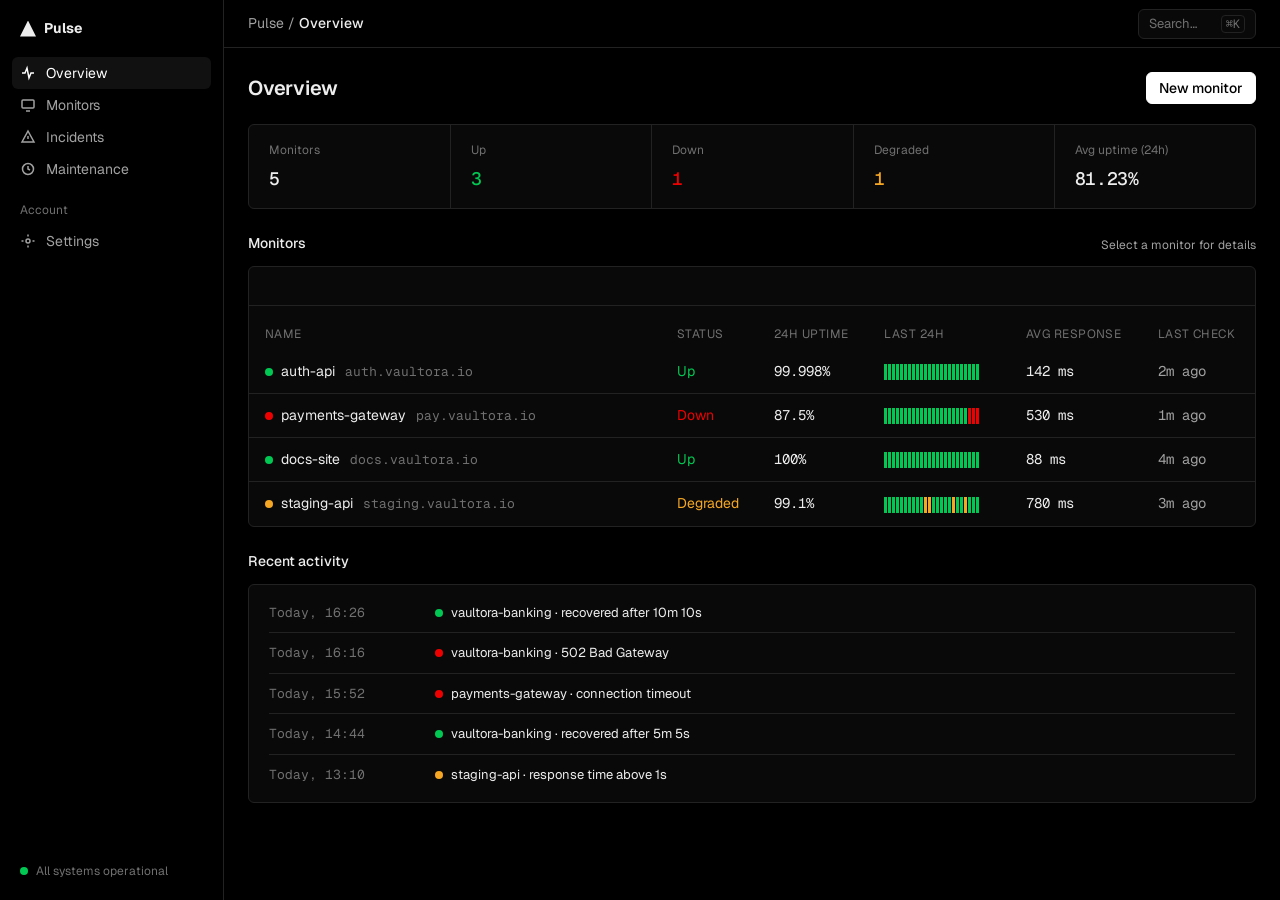
<file: design-reference/pulse-reference.html>
<!DOCTYPE html>
<html lang="en">
<head>
<meta charset="utf-8">
<meta name="viewport" content="width=device-width, initial-scale=1, viewport-fit=cover">
<title>Pulse – Uptime Monitor</title>
<link rel="stylesheet" href="https://fonts.googleapis.com/css2?family=Geist:wght@400;500;600&family=Geist+Mono:wght@400;500&display=swap">
<style>
:root{color-scheme:dark;--bg:#000;--sf:#090909;--hv:#111;--bd:#222;--bd2:#333;--tx:#ededed;--t2:#a1a1a1;--t3:#707070;--g:#00c853;--r:#ee0000;--y:#f5a623;box-sizing:border-box;padding-top:env(safe-area-inset-top,0px);padding-bottom:env(safe-area-inset-bottom,0px)}
html{scroll-padding-top:env(safe-area-inset-top,0px)}
*{box-sizing:border-box;margin:0}
body{background:var(--bg);color:var(--tx);font:14px/1.5 Geist,Inter,system-ui,sans-serif;display:flex;min-height:100vh}
.mono{font-family:"Geist Mono",ui-monospace,Menlo,monospace}
button,input,select{font:inherit;color:inherit}
aside{width:224px;border-right:1px solid var(--bd);padding:12px;display:flex;flex-direction:column;gap:2px;position:sticky;top:0;height:100vh;flex:none}
.logo{display:flex;align-items:center;gap:8px;padding:6px 8px 16px;font-weight:600}
.logo i{width:16px;height:16px;background:var(--tx);clip-path:polygon(50% 0,100% 100%,0 100%)}
.lbl{font-size:12px;color:var(--t3);padding:16px 8px 6px}
nav a{display:flex;align-items:center;gap:10px;height:32px;padding:0 8px;border-radius:6px;color:var(--t2);text-decoration:none;transition:background .13s,color .13s}
nav a:hover{background:var(--hv);color:var(--tx)}
nav a.on{background:var(--hv);color:#fff}
nav svg{width:16px;height:16px;stroke:currentColor;fill:none;stroke-width:1.5;flex:none}
.pro{margin-left:auto;font-size:11px;color:var(--t3);border:1px solid var(--bd);border-radius:4px;padding:0 5px}
.side-foot{margin-top:auto;padding:8px;color:var(--t3);font-size:12px;display:flex;align-items:center;gap:8px}
main{flex:1;min-width:0}
.top{height:48px;border-bottom:1px solid var(--bd);display:flex;align-items:center;justify-content:space-between;padding:0 24px;position:sticky;top:0;background:var(--bg);z-index:5}
.crumb{color:var(--t2)}.crumb b{color:var(--tx);font-weight:500}
.search{display:flex;align-items:center;gap:24px;height:30px;border:1px solid var(--bd);border-radius:6px;padding:0 10px;color:var(--t3);font-size:13px;background:var(--sf)}
.search kbd{font:12px "Geist Mono",monospace;border:1px solid var(--bd);border-radius:4px;padding:0 4px}
.page{padding:24px;max-width:1200px;display:none}.page.on{display:block}
h1{font-size:20px;font-weight:600;letter-spacing:-.01em}
.head{display:flex;justify-content:space-between;align-items:center;margin-bottom:20px;gap:12px;flex-wrap:wrap}
.btn{height:32px;padding:0 12px;border-radius:6px;border:1px solid var(--bd);background:var(--sf);cursor:pointer;transition:border-color .13s,background .13s;display:inline-flex;align-items:center;gap:6px}
.btn:hover{border-color:var(--bd2);background:var(--hv)}
.btn.p{background:#fff;color:#000;border-color:#fff;font-weight:500}.btn.p:hover{background:#ddd}
.box{border:1px solid var(--bd);border-radius:6px;background:var(--sf)}
.row3{display:grid;grid-template-columns:repeat(3,1fr)}
.row3>div,.met>div{padding:16px 20px}
.row3>div+div,.met>div+div{border-left:1px solid var(--bd)}
.k{font-size:12px;color:var(--t3);margin-bottom:6px}
.v{font-size:22px;font-weight:500;letter-spacing:-.02em}
.sub{font-size:12px;color:var(--t2);margin-top:2px}
.dot{display:inline-block;width:8px;height:8px;border-radius:50%;margin-right:8px}
.g{color:var(--g)}.r{color:var(--r)}.y{color:var(--y)}
.bgg{background:var(--g)}.bgr{background:var(--r)}.bgy{background:var(--y)}
.strip{display:flex;gap:2px;height:28px;margin-top:10px}
.strip i{flex:1;border-radius:1px;min-width:2px;transition:opacity .13s}.strip i:hover{opacity:.6}
.met{display:grid;grid-template-columns:repeat(5,1fr);margin-top:12px}
.met .v{font-size:18px}
.chart{margin-top:12px;padding:16px 20px}
.seg{display:inline-flex;border:1px solid var(--bd);border-radius:6px;overflow:hidden}
.seg button{background:none;border:0;padding:3px 10px;color:var(--t2);cursor:pointer;font-size:13px;transition:background .13s}
.seg button:hover{background:var(--hv)}.seg button.on{background:var(--hv);color:#fff}
.stats{display:flex;gap:40px;margin-top:14px;padding-top:14px;border-top:1px solid var(--bd)}
.stats .v{font-size:16px}
svg.ch{width:100%;height:220px;display:block}
.tip{position:absolute;pointer-events:none;background:var(--sf);border:1px solid var(--bd2);border-radius:6px;padding:6px 10px;font-size:12px;display:none;white-space:nowrap;z-index:4}
.tool{display:flex;gap:8px;margin-bottom:12px;flex-wrap:wrap}
.in{height:32px;background:var(--bg);border:1px solid var(--bd);border-radius:6px;padding:0 10px;outline:0;transition:border-color .13s,box-shadow .13s;min-width:0}
.in:focus{border-color:var(--tx);box-shadow:0 0 0 1px var(--tx)}
.tw{overflow-x:auto}
table{width:100%;border-collapse:collapse;min-width:760px}
th{font-size:12px;font-weight:400;color:var(--t3);text-align:left;padding:10px 16px;border-bottom:1px solid var(--bd);text-transform:uppercase;letter-spacing:.04em;position:sticky;top:48px;background:var(--sf)}
td{padding:0 16px;height:44px;border-bottom:1px solid var(--bd);white-space:nowrap}
tr:last-child td{border-bottom:0}
tbody tr{transition:background .13s}tbody tr:hover{background:#0f0f0f}
.badge{font:11px "Geist Mono",monospace;padding:1px 6px;border-radius:4px;background:rgba(238,0,0,.12);color:var(--r);margin-right:8px}
.tag{font:11px "Geist Mono",monospace;border:1px solid var(--bd);border-radius:4px;padding:1px 6px;color:var(--t2)}
.mini{display:inline-flex;gap:1px;height:16px;vertical-align:middle;margin-right:10px}.mini i{width:3px}
.empty{text-align:center;padding:64px 24px}
.empty svg{width:28px;height:28px;stroke:var(--t3);fill:none;stroke-width:1.5;margin-bottom:12px}
.empty p{color:var(--t2);max-width:360px;margin:6px auto 16px}
.tl{padding:8px 20px}.tl div{display:flex;gap:16px;padding:10px 0;border-bottom:1px solid var(--bd);font-size:13px}.tl div:last-child{border:0}
.tl time{color:var(--t3);width:150px;flex:none}
.ov{position:fixed;inset:0;background:rgba(0,0,0,.7);display:none;align-items:center;justify-content:center;z-index:20;padding:16px}.ov.on{display:flex}
.modal{width:420px;max-width:100%;background:var(--sf);border:1px solid var(--bd);border-radius:8px;padding:20px}
.modal h2{font-size:16px;font-weight:600;margin-bottom:16px}
.modal label{display:block;font-size:13px;color:var(--t2);margin:12px 0 6px}
.modal .in{width:100%}
.act{display:flex;justify-content:flex-end;gap:8px;margin-top:20px}
.toast{position:fixed;right:16px;bottom:16px;background:var(--sf);border:1px solid var(--bd2);border-radius:6px;padding:10px 14px;font-size:13px;opacity:0;transition:opacity .15s;pointer-events:none;z-index:30}.toast.on{opacity:1}
.clk{cursor:pointer}#overview.det .fl{display:none}#overview:not(.det) .dt{display:none}
@media(max-width:820px){aside{width:52px;padding:12px 6px}aside span,.lbl,.pro,.side-foot,.logo b{display:none}nav a{justify-content:center}.row3,.met{grid-template-columns:1fr 1fr}.row3>div+div,.met>div+div{border-left:0}.search{display:none}.page{padding:16px}}
</style>
</head>
<body>
<aside>
  <div class="logo"><i></i><b>Pulse</b></div>
  <nav>
    <a href="#overview" data-p="overview"><svg viewBox="0 0 16 16"><path d="M2 8h3l2-5 2 10 2-5h3"/></svg><span>Overview</span></a>
    <a href="#monitors" data-p="monitors"><svg viewBox="0 0 16 16"><rect x="2" y="3" width="12" height="8" rx="1"/><path d="M6 14h4"/></svg><span>Monitors</span></a>
    <a href="#incidents" data-p="incidents"><svg viewBox="0 0 16 16"><path d="M8 2l6 11H2z"/><path d="M8 7v3"/></svg><span>Incidents</span></a>
    <a href="#maintenance" data-p="maintenance"><svg viewBox="0 0 16 16"><circle cx="8" cy="8" r="5.5"/><path d="M8 5v3l2 1"/></svg><span>Maintenance</span></a>
    <div class="lbl">Account</div>
    <a href="#settings" data-p="settings"><svg viewBox="0 0 16 16"><circle cx="8" cy="8" r="2"/><path d="M8 1.5v2M8 12.5v2M1.5 8h2M12.5 8h2"/></svg><span>Settings</span></a>
  </nav>
  <div class="side-foot"><span class="dot bgg" style="margin:0"></span><span>All systems operational</span></div>
</aside>
<main>
  <div class="top"><div class="crumb">Pulse / <b id="crumb">Overview</b></div><div class="search">Search…<kbd>⌘K</kbd></div></div>

  <section class="page" id="overview">
    <div class="head fl"><h1>Overview</h1><button class="btn p" data-open>New monitor</button></div>
    <div class="box met fl" id="fsum" style="margin-top:0"></div>
    <div class="head fl" style="margin:24px 0 12px"><div style="font-weight:500">Monitors</div><div class="sub">Select a monitor for details</div></div>
    <div class="box tw fl"><table><thead><tr><th>Name</th><th>Status</th><th>24h uptime</th><th>Last 24h</th><th>Avg response</th><th>Last check</th></tr></thead><tbody id="ftb"></tbody></table></div>
    <div class="head fl" style="margin:24px 0 12px"><div style="font-weight:500">Recent activity</div></div>
    <div class="box tl fl" id="fact"></div>
    <div class="head dt"><div style="display:flex;align-items:center;gap:12px"><button class="btn" id="back">← All monitors</button><h1 id="dname"></h1></div><div class="seg" id="rng"><button class="on">24h</button><button>7d</button><button>30d</button></div></div>
    <div class="box row3 dt">
      <div><div class="k">Current status</div><div class="v g"><span class="dot bgg"></span>Up</div><div class="sub mono">Up for 0h 21m 5s</div></div>
      <div><div class="k">Last check</div><div class="v">6m 13s ago</div><div class="sub">Every 15m · <span style="color:var(--t3)">60s checks on Pro</span></div></div>
      <div><div class="k">Last 24 hours</div><div class="v mono">19.575%</div><div class="strip" id="strip"></div><div class="sub mono">7 incidents · 19h 18m down</div></div>
    </div>
    <div class="box met dt">
      <div><div class="k">Last 7 days</div><div class="v mono r">18.816%</div><div class="sub mono">14 incidents</div></div>
      <div><div class="k">Last 30 days</div><div class="v mono r">18.816%</div><div class="sub mono">1d 17h 25m down</div></div>
      <div><div class="k">Last 365 days</div><div class="v mono" style="color:var(--t3)">--.---%</div><div class="sub">Pro plan</div></div>
      <div><div class="k">Downtime (7d)</div><div class="v mono">1d 17h</div><div class="sub mono">25m 24s</div></div>
      <div><div class="k">MTBF (7d)</div><div class="v mono g">0.69h</div><div class="sub">Mean time between failures</div></div>
    </div>
    <div class="box chart dt" style="position:relative">
      <div class="head" style="margin-bottom:8px"><div><div style="font-weight:500">Response time</div><div class="sub">All regions · vaultora-banking.onrender.com</div></div></div>
      <svg class="ch" id="chart" viewBox="0 0 800 220" preserveAspectRatio="none"></svg>
      <div class="tip mono" id="tip"></div>
      <div class="stats"><div><div class="k">Average</div><div class="v mono">416 ms</div></div><div><div class="k">Minimum</div><div class="v mono g">255 ms</div></div><div><div class="k">Maximum</div><div class="v mono r">1089 ms</div></div></div>
    </div>
  </section>

  <section class="page" id="monitors">
    <div class="head"><h1>Monitors</h1><button class="btn p" data-open>New monitor</button></div>
    <div class="tool"><input class="in" placeholder="Search by name or URL" style="flex:1;max-width:320px"><button class="btn">Filter</button><button class="btn">Down first ▾</button></div>
    <div class="box tw"><table><thead><tr><th>Name</th><th>Type</th><th>Interval</th><th>Uptime</th><th></th></tr></thead><tbody>
      <tr><td><span class="dot bgg"></span>vaultora-banking<div class="mono" style="display:inline;color:var(--t3);margin-left:10px;font-size:13px">vaultora-banking.onrender.com</div></td><td><span class="tag">HTTP</span></td><td class="mono">15 min</td><td><span class="mini" id="mini"></span><span class="mono">92.59%</span></td><td style="color:var(--t3)">⋯</td></tr>
    </tbody></table></div>
    <div class="sub" style="margin-top:10px">Using 1 of 50 monitors</div>
  </section>

  <section class="page" id="incidents">
    <div class="head"><h1>Incidents</h1><div style="display:flex;gap:8px"><div class="seg" id="vw"><button class="on">Table</button><button>Timeline</button></div><button class="btn" id="exp">Export logs</button></div></div>
    <div class="tool"><input class="in" placeholder="Search by name or URL" style="flex:1;max-width:320px"><button class="btn">All tags ▾</button><button class="btn">Newest ▾</button></div>
    <div class="box tw" id="tbl"><table><thead><tr><th>Status</th><th>Monitor</th><th>Root cause</th><th>Started</th><th>Resolved</th><th>Duration</th></tr></thead><tbody id="inc"></tbody></table></div>
    <div class="box tl" id="tln" style="display:none"></div>
    <button class="btn" style="width:100%;margin-top:12px;justify-content:center;background:none">Load more incidents</button>
  </section>

  <section class="page" id="maintenance">
    <div class="head"><h1>Maintenance windows</h1></div>
    <div class="box empty"><svg viewBox="0 0 16 16"><circle cx="8" cy="8" r="5.5"/><path d="M8 5v3l2 1"/></svg><div style="font-weight:500">No maintenance scheduled</div><p>Schedule planned downtime so no alerts fire and your uptime stays untouched.</p><button class="btn" data-open>Create maintenance</button></div>
  </section>

  <section class="page" id="settings">
    <div class="head"><h1>Settings</h1></div>
    <div class="box" style="padding:20px;max-width:520px"><div class="k">Alert email</div><input class="in" style="width:100%" value="you@example.com"><div class="k" style="margin-top:16px">Default check interval</div><input class="in" style="width:100%" value="15 minutes"><div class="act"><button class="btn p" id="save">Save changes</button></div></div>
  </section>
</main>

<div class="ov" id="ov"><div class="modal"><h2>New monitor</h2>
  <label>Name</label><input class="in" placeholder="Production API">
  <label>URL</label><input class="in mono" placeholder="https://example.com">
  <label>Check interval</label><select class="in"><option>5 minutes</option><option selected>15 minutes</option><option>30 minutes</option></select>
  <div class="act"><button class="btn" id="cx">Cancel</button><button class="btn p" id="cr">Create</button></div>
</div></div>
<div class="toast" id="toast"></div>

<script>
const $=s=>document.querySelector(s),$$=s=>[...document.querySelectorAll(s)];
// routing
const names={overview:'Overview',monitors:'Monitors',incidents:'Incidents',maintenance:'Maintenance',settings:'Settings'};
function route(){const p=(location.hash||'#overview').slice(1);const k=names[p]?p:'overview';
$$('.page').forEach(e=>e.classList.toggle('on',e.id===k));$$('nav a').forEach(a=>a.classList.toggle('on',a.dataset.p===k));$('#crumb').textContent=names[k]}
addEventListener('hashchange',route);route();
// strip (24 hourly bars)
const pat=[0,0,0,0,0,0,0,0,0,0,0,0,0,0,0,0,1,1,0,1,1,1,1,0];
$('#strip').innerHTML=pat.map((b,i)=>`<i class="${b?'bgr':'bgg'}" title="${b?'Down':'Operational'} · ${23-i}h ago"></i>`).join('');
$('#mini').innerHTML=Array.from({length:30},(_,i)=>`<i class="${[22,23,26,27,28].includes(i)?'bgr':'bgg'}"></i>`).join('');
// chart
const ms=[330,440,700,600,360,450,290,350,300,330,450,360,350,560,400,370,330,260,555,555,545,360,380,540,330,290,360,300,280,350,480,290,610,280,300,1089,400,380,260,300,330,980,420,430,440,430,416,410];
const bands=[[36,38],[38,43],[44,46],[47,48]];
const W=800,H=220,mx=1200,N=ms.length,x=i=>i/(N-1)*W,y=v=>H-24-(v/mx)*(H-34);
function draw(){let s='';[0,300,600,900,1200].forEach(g=>s+=`<line x1="0" x2="${W}" y1="${y(g)}" y2="${y(g)}" stroke="#1a1a1a" vector-effect="non-scaling-stroke"/>`);
bands.forEach(b=>s+=`<rect x="${x(b[0])}" width="${x(b[1])-x(b[0])}" y="0" height="${H-24}" fill="rgba(238,0,0,.14)"/>`);
s+=`<polyline fill="none" stroke="#00c853" stroke-width="1.5" vector-effect="non-scaling-stroke" points="${ms.map((v,i)=>x(i)+','+y(v)).join(' ')}"/><line id="cx2" y1="0" y2="${H-24}" stroke="#555" vector-effect="non-scaling-stroke" style="display:none"/>`;
$('#chart').innerHTML=s}draw();
const c=$('#chart'),tip=$('#tip');
c.addEventListener('mousemove',e=>{const r=c.getBoundingClientRect(),i=Math.round((e.clientX-r.left)/r.width*(N-1));const down=bands.some(b=>i>=b[0]&&i<b[1]);
const l=$('#cx2');l.setAttribute('x1',x(i));l.setAttribute('x2',x(i));l.style.display='';
const t=new Date(Date.now()-(N-1-i)*30*60000);tip.style.display='block';tip.style.left=Math.min(e.clientX-r.left+30,r.width-150)+'px';tip.style.top='50px';
tip.innerHTML=`${t.toTimeString().slice(0,5)}<br>${ms[i]} ms · <span class="${down?'r':'g'}">${down?'Down':'Up'}</span>`});
c.addEventListener('mouseleave',()=>{tip.style.display='none';$('#cx2').style.display='none'});
$$('.seg').forEach(g=>g.addEventListener('click',e=>{if(e.target.tagName!=='BUTTON')return;[...g.children].forEach(b=>b.classList.toggle('on',b===e.target))}));
// incidents
const inc=[['Nov 15, 16:16:10','Nov 15, 16:26:20','0h 10m 10s'],['Nov 15, 14:39:52','Nov 15, 14:44:57','0h 5m 5s'],['Nov 15, 14:18:55','Nov 15, 14:24:01','0h 5m 6s'],['Nov 15, 13:27:52','Nov 15, 13:32:57','0h 5m 5s'],['Nov 15, 11:25:45','Nov 15, 12:41:56','1h 16m 11s'],['Nov 15, 11:04:51','Nov 15, 11:09:56','0h 5m 5s'],['Nov 14, 08:02:58','Nov 15, 10:18:50','1d 2h 15m'],['Nov 14, 06:46:11','Nov 14, 07:47:07','1h 0m 56s'],['Nov 14, 00:18:22','Nov 14, 06:30:22','6h 12m 0s'],['Nov 13, 23:42:19','Nov 13, 23:47:26','0h 5m 7s']];
$('#inc').innerHTML=inc.map(r=>`<tr><td class="g"><span class="dot bgg"></span>Resolved</td><td class="mono" style="font-size:13px">vaultora-banking.onrender.com</td><td><span class="badge">502</span>Bad Gateway</td><td class="mono" style="color:var(--t2);font-size:13px">${r[0]}</td><td class="mono" style="color:var(--t2);font-size:13px">${r[1]}</td><td class="mono">${r[2]}</td></tr>`).join('');
$('#tln').innerHTML=inc.map(r=>`<div><time class="mono">${r[0]}</time><span><span class="badge">502</span>Bad Gateway · resolved after <span class="mono">${r[2]}</span></span></div>`).join('');
$('#vw').addEventListener('click',e=>{if(e.target.tagName!=='BUTTON')return;const t=e.target.textContent==='Timeline';$('#tbl').style.display=t?'none':'';$('#tln').style.display=t?'':'none'});
// modal + toast
const toast=m=>{const t=$('#toast');t.textContent=m;t.classList.add('on');setTimeout(()=>t.classList.remove('on'),2200)};
$$('[data-open]').forEach(b=>b.onclick=()=>$('#ov').classList.add('on'));
$('#cx').onclick=()=>$('#ov').classList.remove('on');
$('#ov').onclick=e=>{if(e.target.id==='ov')$('#ov').classList.remove('on')};
$('#cr').onclick=()=>{$('#ov').classList.remove('on');toast('Monitor created')};
$('#exp').onclick=()=>toast('Exporting logs…');$('#save').onclick=()=>toast('Settings saved');
addEventListener('keydown',e=>{if(e.key==='Escape')$('#ov').classList.remove('on')});
// fleet overview + monitor detail
const BASE=ms.slice(),mk=(v,...ix)=>Array.from({length:24},(_,i)=>ix.includes(i)?v:0),C=['bgg','bgr','bgy'];
const S={up:['g','bgg','Up'],down:['r','bgr','Down'],warn:['y','bgy','Degraded']};
const MON=[
{n:'vaultora-banking',u:'vaultora-banking.onrender.com',s:'up',up:'19.575',d7:'18.816',dt:'1d 17h',mt:'0.69h',a:416,lo:255,hi:1089,p:pat,f:1,b:bands.map(x=>x.slice()),since:'Up for 0h 21m 5s',lc:'6m ago'},
{n:'auth-api',u:'auth.vaultora.io',s:'up',up:'99.998',d7:'99.97',dt:'3m',mt:'168h',a:142,lo:98,hi:310,p:mk(0),f:.34,b:[],since:'Up for 6d 4h',lc:'2m ago'},
{n:'payments-gateway',u:'pay.vaultora.io',s:'down',up:'87.5',d7:'96.2',dt:'6h 31m',mt:'11.4h',a:530,lo:210,hi:1180,p:mk(1,21,22,23),f:1.25,b:[[44,48]],since:'Down for 0h 42m',lc:'1m ago'},
{n:'docs-site',u:'docs.vaultora.io',s:'up',up:'100',d7:'100',dt:'0m',mt:'—',a:88,lo:61,hi:140,p:mk(0),f:.21,b:[],since:'Up for 21d 2h',lc:'4m ago'},
{n:'staging-api',u:'staging.vaultora.io',s:'warn',up:'99.1',d7:'98.4',dt:'2h 40m',mt:'24h',a:780,lo:420,hi:1150,p:mk(2,10,11,17,20),f:1.8,b:[],since:'Slow for 0h 18m',lc:'3m ago'}];
const cnt=k=>MON.filter(m=>m.s===k).length,avg=(MON.reduce((a,m)=>a+parseFloat(m.up),0)/MON.length).toFixed(2);
$('#fsum').innerHTML=[['Monitors',MON.length,''],['Up',cnt('up'),'g'],['Down',cnt('down'),'r'],['Degraded',cnt('warn'),'y'],['Avg uptime (24h)',avg+'%','']].map(a=>`<div><div class="k">${a[0]}</div><div class="v mono ${a[2]}">${a[1]}</div></div>`).join('');
$('#ftb').innerHTML=MON.map((m,i)=>{const s=S[m.s];return `<tr class="clk" data-i="${i}"><td><span class="dot ${s[1]}"></span>${m.n}<span class="mono" style="color:var(--t3);margin-left:10px;font-size:13px">${m.u}</span></td><td class="${s[0]}">${s[2]}</td><td class="mono">${m.up}%</td><td><span class="mini">${m.p.map(b=>`<i class="${C[b]}"></i>`).join('')}</span></td><td class="mono">${m.a} ms</td><td class="mono" style="color:var(--t2)">${m.lc}</td></tr>`}).join('');
$('#fact').innerHTML=[['Today, 16:26','g','vaultora-banking · recovered after 10m 10s'],['Today, 16:16','r','vaultora-banking · 502 Bad Gateway'],['Today, 15:52','r','payments-gateway · connection timeout'],['Today, 14:44','g','vaultora-banking · recovered after 5m 5s'],['Today, 13:10','y','staging-api · response time above 1s']].map(a=>`<div><time class="mono">${a[0]}</time><span><span class="dot bg${a[1]}"></span>${a[2]}</span></div>`).join('');
function openMon(i){const m=MON[i],s=S[m.s];$('#overview').classList.add('det');$('#dname').textContent=m.n;$('.chart .sub').textContent='All regions · '+m.u;
const st=$('.row3 .v');st.className='v '+s[0];st.innerHTML=`<span class="dot ${s[1]}"></span>${s[2]}`;$('.row3 .sub.mono').textContent=m.since;
const rv=$$('.row3 .v');rv[1].textContent=m.lc;rv[2].textContent=m.up+'%';
$('#strip').innerHTML=m.p.map((b,j)=>`<i class="${C[b]}" title="${23-j}h ago"></i>`).join('');
const mv=$$('.met.dt .v'),u=parseFloat(m.d7),col=u<95?'r':u<99.5?'y':'g';mv[0].className=mv[1].className='v mono '+col;mv[0].textContent=mv[1].textContent=m.d7+'%';mv[3].textContent=m.dt;mv[4].textContent=m.mt;
const sv=$$('.stats .v');sv[0].textContent=m.a+' ms';sv[1].textContent=m.lo+' ms';sv[2].textContent=m.hi+' ms';
ms.splice(0,ms.length,...BASE.map(v=>Math.min(1180,Math.round(v*m.f))));bands.length=0;bands.push(...m.b);draw();scrollTo(0,0)}
$('#ftb').onclick=e=>{const r=e.target.closest('tr');if(r)openMon(+r.dataset.i)};
$('#back').onclick=()=>$('#overview').classList.remove('det');
$('nav a[data-p=overview]').addEventListener('click',()=>$('#overview').classList.remove('det'));
const mr=$('#monitors tbody tr');mr.classList.add('clk');mr.onclick=()=>{location.hash='#overview';openMon(0)};
</script>
</body>
</html>
</file>
